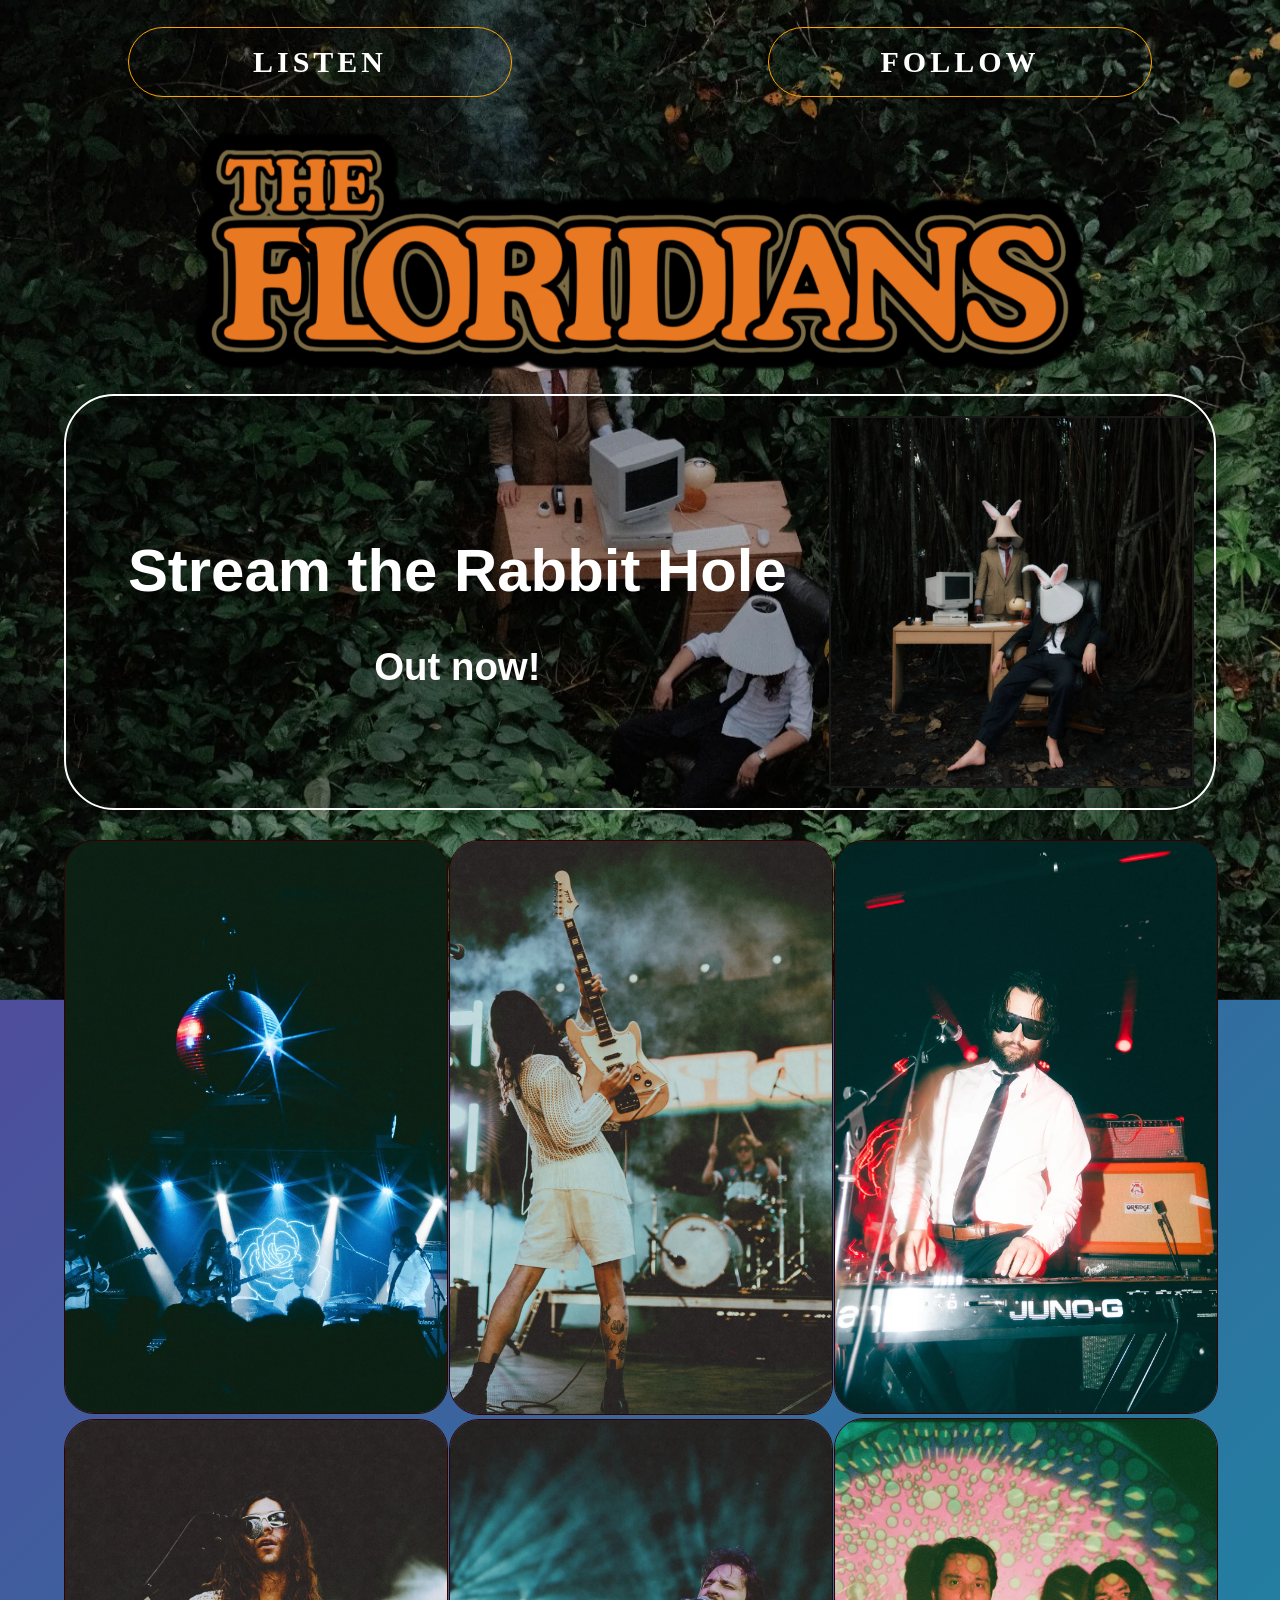
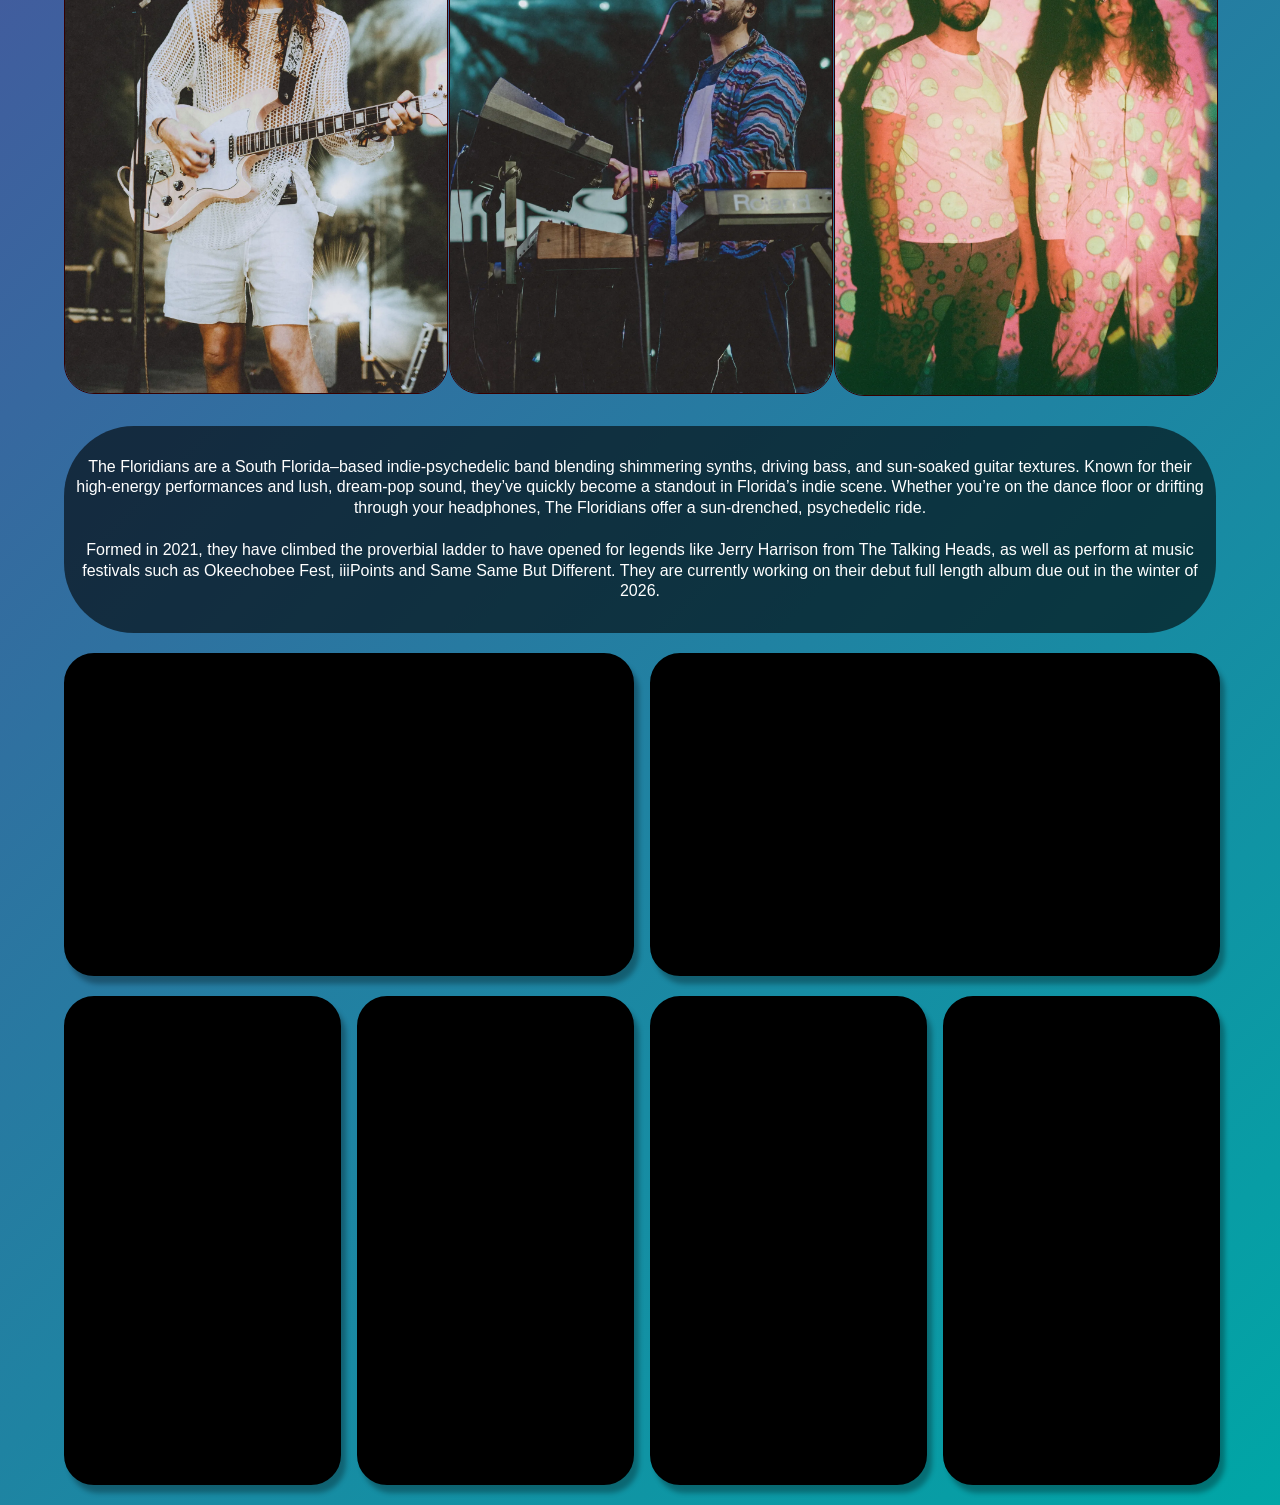
<file: index.html>
<!DOCTYPE html>

<html lang="en">
	<head>
		<!-- Google tag (gtag.js) -->
		<script async src="https://www.googletagmanager.com/gtag/js?id=G-EZ2QXYM2PD"></script>
		<script>
			window.dataLayer = window.dataLayer || [];
			function gtag(){dataLayer.push(arguments);}
			gtag('js', new Date());

			gtag('config', 'G-EZ2QXYM2PD');
		</script>

		<meta charset="UTF-8">
		<title>The Floridians</title>

		<meta name="viewport" content="width=device-width, initial-scale=1.0, viewport-fit=cover">

		<link rel="stylesheet" href="CSS/general.css">
		<link rel="stylesheet" href="CSS/header.css">
		<link rel="stylesheet" href="CSS/main.css">
		<link rel="stylesheet" href="CSS/videos.css">
		<link rel="stylesheet" href="CSS/PromoPics.css">
		<link rel="stylesheet" href="CSS/popups.css">
		<link rel="stylesheet" href="CSS/linkButtons.css">
		<link rel="stylesheet" href="CSS/newRelease.css">

		<link rel="icon" type="image/png" href="FloridiansPictures/The Floridians-2.svg">

	</head>

	<body>

		<header class="header">
		</header>

		<div class = "headerButtonContainer">
			<div class="button">
				<button class="headerButton" id="openStreamingPlatforms">LISTEN</button>
			</div>

			<div class="button">
				<button class="headerButton" id="openSocials">FOLLOW</button>
			</div>
		</div>

		<dialog class="streamingPlatformPopup" id="socialsPopup">

				<video class="popupBackgroundVideo" autoplay muted loop playsinline>
					<source src="FloridiansPictures/3p_reel_floridians.mp4" type="video/mp4">
				</video>

			<div class="popupContent">
				<button class="popupCloseButton" id="closeSocials">X</button>
				<h2>Follow The Floridians</h2>
				<div class="streamingPlatformList">
					<a class="streamingPlatformLink" href="https://www.instagram.com/thefloridiansband?utm_source=ig_web_button_share_sheet&igsi=ZDNlZDc0MzIxNw==" target="_blank">
						<img class="streamingLogo" src="FloridiansPictures/socialsLogo/instagram.svg" alt="Instagram">
					</a>
					<a class="streamingPlatformLink" href="https://www.tiktok.com/@thefloridiansband" target="_blank">
						<img class="streamingLogo" src="FloridiansPictures/socialsLogo/tiktok.svg" alt="TikTok">
					</a>
					<a class="streamingPlatformLink" href="https://www.youtube.com/@TheFloridians" target="_blank">
						<img class="streamingLogo" src="FloridiansPictures/socialsLogo/youtube.svg" alt="YouTube">
					</a>
					<a class="streamingPlatformLink" href="https://www.facebook.com/thefloridiansband/" target="_blank">
						<img class="streamingLogo" src="FloridiansPictures/socialsLogo/facebook.svg" alt="Facebook">
					</a>
					<a class="streamingPlatformLink" href="https://x.com/thefloridiansx" target="_blank">
						<img class="streamingLogo" src="FloridiansPictures/socialsLogo/x.svg" alt="X">
					</a>
					<a class="streamingPlatformLink" href="https://thefloridians.bandcamp.com/" target="_blank">
						<img class="streamingLogo" src="FloridiansPictures/socialsLogo/bandcamp.svg" alt="BandCamp">
					</a>
					<a class="streamingPlatformLink" href="https://www.threads.com/@thefloridiansband" target="_blank">
						<img class="streamingLogo" src="FloridiansPictures/socialsLogo/threads.png" alt="Threads">
					</a>
				</div>
			</div>
		</dialog>

		<dialog class="streamingPlatformPopup" id="streamingPlatformsPopup">
			<video class="popupBackgroundVideo" autoplay muted loop playsinline>
				<source src="FloridiansPictures/copy_509F8D40-8C6A-4B45-8958-5988C7917666.MP4" type="video/mp4">
			</video>

			<div class="popupContent">
				<button class="popupCloseButton" id="closeStreamingPlatforms">X</button>
				<h2>Stream The Floridians Anywhere</h2>
				<div class="streamingPlatformList">
					<a class="streamingPlatformLink" href="https://open.spotify.com/artist/0bfisWAKeTgT3JMMxTUM9r?si=rfEm60VYQiuInTXdhNrtGw" target="_blank">
						<img class="streamingLogo" src="FloridiansPictures/streamingLogos/spotify.svg" alt="Spotify">
					</a>
					<a class="streamingPlatformLink" href="https://music.apple.com/us/artist/the-floridians/1614185028" target="_blank">
						<img class="streamingLogo" src="FloridiansPictures/streamingLogos/apple-music.svg" alt="Apple Music">
					</a>
					<a class="streamingPlatformLink" href="https://tidal.com/artist/4366032" target="_blank">
						<img class="streamingLogo" src="FloridiansPictures/streamingLogos/tidal.svg" alt="Tidal">
					</a>
					<a class="streamingPlatformLink" href="https://soundcloud.com/thefloridiansband" target="_blank">
						<img class="streamingLogo" src="FloridiansPictures/streamingLogos/soundcloud.svg" alt="SoundCloud">
					</a>
					<a class="streamingPlatformLink" href="https://music.youtube.com/channel/UCwfnJFEpa6EDxDknet7xW6w" target="_blank">
						<img class="streamingLogo" src="FloridiansPictures/streamingLogos/youtube-music.svg" alt="YouTube Music">
					</a>
					<a class="streamingPlatformLink" href="https://music.amazon.com/artists/B09VGGH9JL/the-floridians" target="_blank">
						<img class="streamingLogo" src="FloridiansPictures/streamingLogos/amazon-music.webp" alt="Amazon Music">
					</a>
					<a class="streamingPlatformLink" href="https://www.pandora.com/artist/the-floridians/ARnqcPn7gpn7tV" target="_blank">
						<img class="streamingLogo" src="FloridiansPictures/streamingLogos/pandora.svg" alt="Pandora">
					</a>
					<a class="streamingPlatformLink" href="https://www.iheart.com/artist/the-floridians-37706692" target="_blank">
						<img class="streamingLogo" src="FloridiansPictures/streamingLogos/iheart.svg" alt="iHeart">
					</a>
				</div>
			</div>
		</dialog>

		<main class="mainSectionContainer">

			<div class="logoContainer">
				<img class="logo" src="FloridiansPictures/The_Floridians_cropped.svg" alt="">
			</div>

			<button class="newReleaseContainer" id="openNewRelease">
				<div class="newReleaseText">
					<h3>Stream the Rabbit Hole</h3>
					<p>Out now!</p>
				</div>
				<img class="newReleaseImage" src="FloridiansPictures/IMG_8281.webp" alt="New Release">
			</button>

			<dialog class="streamingPlatformPopup" id="newReleaseStreaming">

				<video class="popupBackgroundVideo" autoplay muted loop playsinline>
					<source src="FloridiansPictures/IMG_8389 2.mp4" type="video/mp4">
				</video>

				<div class="popupContent">
					<button class="popupCloseButton" id="closeNewRelease">X</button>
					<h2>Stream The Rabbit Hole</h2>
					<div class="streamingPlatformList">
						<a class="streamingPlatformLink" href="https://open.spotify.com/track/0axcg7ecNmkxsn1mJqnm7B?si=338fa987f8b440ff" target="_blank">
							<img class="streamingLogo" src="FloridiansPictures/streamingLogos/spotify.svg" alt="Spotify">
						</a>
						<a class="streamingPlatformLink" href="https://music.apple.com/us/album/the-rabbit-hole-single/6827242916" target="_blank">
							<img class="streamingLogo" src="FloridiansPictures/streamingLogos/apple-music.svg" alt="Apple Music">
						</a>
						<a class="streamingPlatformLink" href="https://tidal.com/album/573301972/u" target="_blank">
							<img class="streamingLogo" src="FloridiansPictures/streamingLogos/tidal.svg" alt="Tidal">
						</a>
						<a class="streamingPlatformLink" href="https://soundcloud.com/thefloridiansband" target="_blank">
							<img class="streamingLogo" src="FloridiansPictures/streamingLogos/soundcloud.svg" alt="SoundCloud">
						</a>
						<a class="streamingPlatformLink" href="https://www.youtube.com/watch?v=vKQkdQhHk3E&list=OLAK5uy_mToWjMo5ULiEQOnh0Lcgl5lPXPcyv81ls" target="_blank">
							<img class="streamingLogo" src="FloridiansPictures/streamingLogos/youtube-music.svg" alt="YouTube Music">
						</a>
						<a class="streamingPlatformLink" href="https://music.amazon.com/albums/B0HPD1RJ66?ref=dm_sh_TUzKy0cXMvJpJyeDzCZuZcJ0o" target="_blank">
							<img class="streamingLogo" src="FloridiansPictures/streamingLogos/amazon-music.webp" alt="Amazon Music">
						</a>
						<a class="streamingPlatformLink" href="https://www.pandora.com/artist/the-floridians/ARnqcPn7gpn7tV" target="_blank">
							<img class="streamingLogo" src="FloridiansPictures/streamingLogos/pandora.svg" alt="Pandora">
						</a>
						<a class="streamingPlatformLink" href="https://www.iheart.com/artist/the-floridians-37706692/songs/the-rabbit-hole-443043208/" target="_blank">
							<img class="streamingLogo" src="FloridiansPictures/streamingLogos/iheart.svg" alt="iHeart">
						</a>
					</div>
				</div>
			</dialog>

			<section class="promoPicContainer">
				<h1 class="promoPicTitle"></h1>
				<div class="promoPicGrid">
					<img class="promoPic" src="FloridiansPictures/PromoPhotos/DiscoBall.webp" alt="Discoball">
					<img class="promoPic" src="FloridiansPictures/PromoPhotos/Ian%20Guitar%20Okee.webp" alt="Ian Guitar">
					<img class="promoPic" src="FloridiansPictures/PromoPhotos/David%20Keys.webp" alt="David Keys">
					<img class="promoPic" src="FloridiansPictures/PromoPhotos/Ian%20Guitar%20Singer.webp" alt="Ian Guitar/singing">
					<img class="promoPic" src="FloridiansPictures/PromoPhotos/David%20Singing.webp" alt="David Singing">
					<img class="promoPic" src="FloridiansPictures/PromoPhotos/000006370030-2.webp" alt="Leaning Back">
				</div>
			</section>

			<div class="mainSection">
				<!-- <img class="bioImage" src="FloridiansPictures/" alt="The Floridians Photo"> -->
				<div class="bio">
					<div class="bioParagraph">
						<p class="bioText">
							The Floridians are a South Florida–based indie-psychedelic band blending shimmering synths, driving bass, and sun-soaked guitar textures.
							Known for their high-energy performances and lush, dream-pop sound, they’ve quickly become a standout in Florida’s indie scene.
							Whether you’re on the dance floor or drifting through your headphones, The Floridians offer a sun-drenched, psychedelic ride.
							<br><br>
							Formed in 2021, they have climbed the proverbial ladder to have opened for legends like Jerry Harrison from The Talking Heads, as well as perform at music festivals such as Okeechobee Fest, iiiPoints and Same Same But Different.
							They are currently working on their debut full length album due out in the winter of 2026.
						</p>
					</div>
				</div>
			</div>

			<section class="videosContainer">
				<h1 class="videoTitle"></h1>
				<div class="videoGridHorizontal">
					<iframe class="videoHorizontal"
					        src="https://www.youtube.com/embed/iVfQ1AWMobI?si=h4CkFVuetbAZ0dUA"
					        title="The Floridians - Dunes (Live at the Bridge)"
					        loading="lazy"
					        allowfullscreen>
					</iframe>
					<iframe class="videoHorizontal"
					        src="https://www.youtube.com/embed/TG09lIoA9UI"
					        title="The Ground Performance"
					        loading="lazy"
					        allowfullscreen>
					</iframe>
				</div>
				<div class="videoGridVertical">
					<iframe class="videoVertical"
					        src="https://www.youtube.com/embed/D9tQOfuk9Lw"
					        title="Okeechobee 2026"
					        loading="lazy"
					        allowfullscreen>
					</iframe>
					<iframe class="videoVertical"
					        src="https://www.youtube.com/embed/LJN0k7hj8_U"
					        title="iiiPoints 2024"
					        loading="lazy"
					        allowfullscreen>
					</iframe>
					<iframe class="videoVertical"
					        src="https://www.youtube.com/embed/Mc1hu1911jY"
					        title="Welcome to The Floridians"
					        loading="lazy"
					        allowfullscreen>
					</iframe>
					<iframe class="videoVertical"
					        src="https://www.youtube.com/embed/SMhlwYawVtI"
					        title="The Ground 2022"
					        loading="lazy"
					        allowfullscreen>
					</iframe>
				</div>

			</section>

		</main>

		<script src="Javascript/StreamingPlatforms.js"></script>
	</body>

</html>
</file>
<file: CSS/general.css>
html {
    background: black;
    background: linear-gradient(135deg, rebeccapurple, #00a6a6);
}


body {
    margin: 0;
    min-height: 100vh;
    position: relative;
    isolation: isolate;
}

body::before {
    content: "";
    position: fixed;
    top: -200px;
    right: 0;
    bottom: -100px;
    left: 0;

    background-image: url("../FloridiansPictures/IMG_8274.webp");
    background-position: center;
    background-size: cover;
    background-repeat: no-repeat;

    z-index: -1;
}
</file>
<file: CSS/header.css>
.header{
    width: 100%;
    height:20px;
}


@media (max-width: 650px) {

    .header {
        height: 60px;
        border-radius: 50px;
        min-width: 300px;
    }

    .title {
        font-size: 25px;
        white-space: nowrap;
    }

    .headerPicture {
        height: 28px;
    }

}
</file>
<file: CSS/main.css>
/* Front Page*/
.mainSectionContainer{
    position: relative;
    display: flex;
    flex-direction: column;
    align-items: center;
    width: 100%;
    margin-top: 110px;
}

.mainSection{
    margin-top: 20px;
    width: min(90%, 1250px);
}

.logoContainer {
    width: 100%;
    maring-bottom: 80px;
}

.logo {
    display: block;
    width: 70%;
    margin: 0 auto;
}

.bioImage{
    width: 100%;
    border-radius: 70px;
}

.bio{
    border-radius: 70px;
    z-index: 102;
    font-stretch: auto;
    background-color: rgba(0, 0, 0, 0.6);
}

.bioHeader{
    text-align: center;
    color: #ffffff;
    font-weight: 700;
    margin-bottom: -5px;
}

.bioParagraph{
    text-align: center;
    padding: 15px 10px 15px 10px;
    font-family: Helvetica, serif;
    font-weight: 500;
    line-height: 130%;
    color: white;
}

@media (max-width: 1040px) {

    .bioParagraph {
        padding: 20px 10px 10px 20px;
        font-size: 16px;
    }

}

@media (max-width: 650px) {

    .mainSectionContainer{
        margin-top: 70px;
    }

    .logoContainer {
        margin-bottom: 0;
    }

    .bioParagraph {
        padding: 15px 15px 15px 25px;
        font-size: 14px;
    }
}

@media (max-width: 500px){
    .mainSectionContainer{
        margin-top: 55px;
    }
}
</file>
<file: CSS/videos.css>
.videosContainer{
    width: 90%;
    margin: 0 auto 20px;
}

.videoTitle{
    font-family: Georgia, serif;
    font-weight: bold;
    text-align: center;
    color: lightgrey;
    letter-spacing: 1px;
    text-decoration: underline;
}

.videoGridHorizontal{
    display: grid;
    grid-template-columns: repeat(2, minmax(0, 1fr));
    gap: 20px;
    justify-content: center;
}

.videoGridVertical{
    display: grid;
    grid-template-columns: repeat(4, minmax(0, 1fr));
    gap: 20px;
    justify-content: center;
}
.videoHorizontal{
    width: 100%;
    aspect-ratio: 16 / 9;
    object-fit: contain;
    background-color: black;
    border: 2px solid black;
    border-radius: 30px;
    box-shadow: 5px 8px 5px rgba(0, 0, 0, 0.3);
    margin-bottom: 20px;
}

.videoVertical{
    width: 100%;
    aspect-ratio: 9 / 16;
    object-fit: contain;
    background-color: black;
    border-style: solid;
    border-width: 2px;
    border-radius: 30px;
    border-color: black;
    box-shadow: 5px 8px 5px rgba(0, 0, 0, 0.3);

}



@media (max-width: 1040px) {

    .videoGridHorizontal{
        grid-template-columns: minmax(250px, 900px);
    }

    .videoGridVertical {
        grid-template-columns: repeat(2, minmax(120px, 900px));
    }
}
</file>
<file: CSS/PromoPics.css>
.promoPicContainer{
    width: 90%;
    margin: 10px auto;
    justify-items: center;
}

.promoPicGrid{
    display: grid;
    grid-template-columns: repeat(3, 1fr);
    justify-content: center;
    align-items: center;
    gap: 3px;
}

.promoPic{
    width: 100%;
    border-radius: 30px;
    border: solid 1px #350000;
}

.promoPicTitle{
    font-family: Georgia, serif;
    font-weight: bold;
    text-align: center;
    color: lightgrey;
    letter-spacing: 1px;
    text-decoration: underline;
    white-space: nowrap;
}

@media (max-width: 1040px) {

    .promoPicGrid {
        grid-template-columns: repeat(2, minmax(140px, 1fr));
    }
}
</file>
<file: CSS/popups.css>
.streamingPlatformPopup{
    position: fixed;
    width: max(300px, 25%);
    height: 600px;
    background: none;
    border-radius: 40px;
}

.popupCloseButton{
    position: fixed;
    text-align: right;
    background-color: transparent;
    color: #a5a5a5;
    cursor: pointer;
    border-radius: 50%;
    border: #a5a5a5 1px solid;
}

.popupContent{
    position: relative;
    z-index: 1;

    height: 100%;
    overflow-y: auto;

    color: white;
}

.popupBackgroundVideo{
    position: absolute;
    inset: 0;
    padding: 0;

    width: 100%;
    height: 100%;

    object-fit: cover;
    z-index: 0;
}

.streamingPlatformPopup::backdrop {
    background-color: rgba(0, 0, 0, 0.7);
}

.streamingPlatformPopup h2{
    font-family: Georgia, serif;
    -webkit-text-stroke: 1px black;
    font-size: 25px;
    text-align: center;
    padding-top: 60px;
    hite-space: nowrap;

}

.popupHeaderImage{
    display: block;
    margin: 0 auto 10px;
    border: black 1px solid;
    border-radius: 10px;
}

.streamingPlatformList{
    padding-top: 50px;
    display: flex;
    flex-direction: column;
    flex: 1;
    width: 100%;
    row-gap: 10px;
}

.streamingPlatformLink{
    display: flex;
    justify-content: center;
    flex: 1;
    border: 2px solid black;
    border-radius: 20px;
    padding: 5px 5px;
    justify-items: center;
    background-color: #e1e1e1;
    box-shadow: 2px 3px 8px rgb(60 60 60);
}

.streamingLogo{
    width: 100px;
    height: 27px;
}
</file>
<file: CSS/linkButtons.css>
.headerButtonContainer{
    position: fixed;
    top: 27px;
    display: flex;
    width: 100%;
    z-index: 500;
    align-items: center;
    margin: 0;
}

.button{
    display: flex;
    flex: 1;
    justify-content: space-evenly;
}

.headerButton{
    width: 60%;
    font-family: Georgia, serif;
    font-weight: bold;
    font-size: clamp(17px, 3vw, 30px);
    height: 70px;
    border-radius: 40px;
    cursor: pointer;
    color: white;
    border: orange 1px solid;
    background: transparent;
    letter-spacing: 4px;

    /*box-shadow:*/
    /*    0 0 10px orange,*/
    /*    0 0 20px #810081;*/

    animation: bgcolor 10s ease-in-out infinite, textglow 10s ease-in-out infinite;
}

@media (max-width: 500px) {
    .headerButton{
        width: 70%;
        height: 55px;
    }
}

@keyframes bgcolor {
    0% {
        box-shadow: 0 0 20px orange,
                    0 0 40px #810081;
    }

    50% {
        box-shadow: 0 0 30px orange,
                    0 0 30px #810081;
    }

    100% {
        box-shadow: 0 0 20px orange,
                    0 0 40px #810081;
    }
}

@keyframes textglow {
    0%{
        text-shadow: 0 0 0 #ffffff,
                    0 0 5px #ffffff;
    }

    50%{
        text-shadow: 0 0 1px #ffffff,
                     0 0 2px #ffffff,
                    0 0 3px #ffffff;
    }

    100%{
        text-shadow: 0 0 0 #ffffff,
        0 0 5px #ffffff;
    }

}
</file>
<file: CSS/newRelease.css>
.newReleaseContainer {
    display: flex;
    width: clamp(90%, 80%, 2rem);
    background-color: rgb(0, 0, 0, .3);
    justify-content: center;
    align-items: center;
    border-radius: 50px;
    padding: 20px;
    cursor: pointer;
    margin-top: 20px;
    animation: textglow 10s ease-in-out infinite;
    border: white 2px solid;
    text-decoration: none;
}

.newReleaseImage {
    flex: 1;
    width: clamp(20vw, 20vw, 100vw);
    margin: 0px;
    border: rgb(25, 25, 25) 2px solid;
}

.newReleaseText{
    flex: 2;
    font-size: clamp(1.25rem, 4vw, 4vw);
    font-weight: bold;
    color: white;
    margin: 10px;
    text-align: center;
}

.newReleaseText p {
    font-size: clamp(1rem, 3.5vw, 3vw);
    margin-top: -20px;
}

@media screen and (max-width: 500px) {
    .newReleaseContainer {
        padding: 10px;
        border: none;
        background-color: transparent;
        margin-top: 10px;
        margin-bottom: -30px;
    }

    .newReleaseImage {
        width: 50%;
    }

    .newReleaseText {
        border: white 2px solid;
        padding: 10px;
        border-radius: 50px;
    }
}

@keyframes newReleasebgcolor {
    0% {
        box-shadow: 0 0 20px rgb(30, 50, 35),
        0 0 40px rgb(30, 50, 35);
    }

    50% {
        box-shadow: 0 0 30px rgb(50, 35, 25),
        0 0 30px rgb(50, 35, 25);
    }

    100% {
        box-shadow: 0 0 20px rgb(30, 50, 35),
        0 0 40px rgb(30, 50, 35);
    }
}

@keyframes textglow {
    0%{
        text-shadow: 0 0 0 #ffffff,
        0 0 5px #ffffff;
    }

    50%{
        text-shadow: 0 0 1px #ffffff,
        0 0 2px #ffffff,
        0 0 3px #ffffff;
    }

    100%{
        text-shadow: 0 0 0 #ffffff,
        0 0 5px #ffffff;
    }

}
</file>
